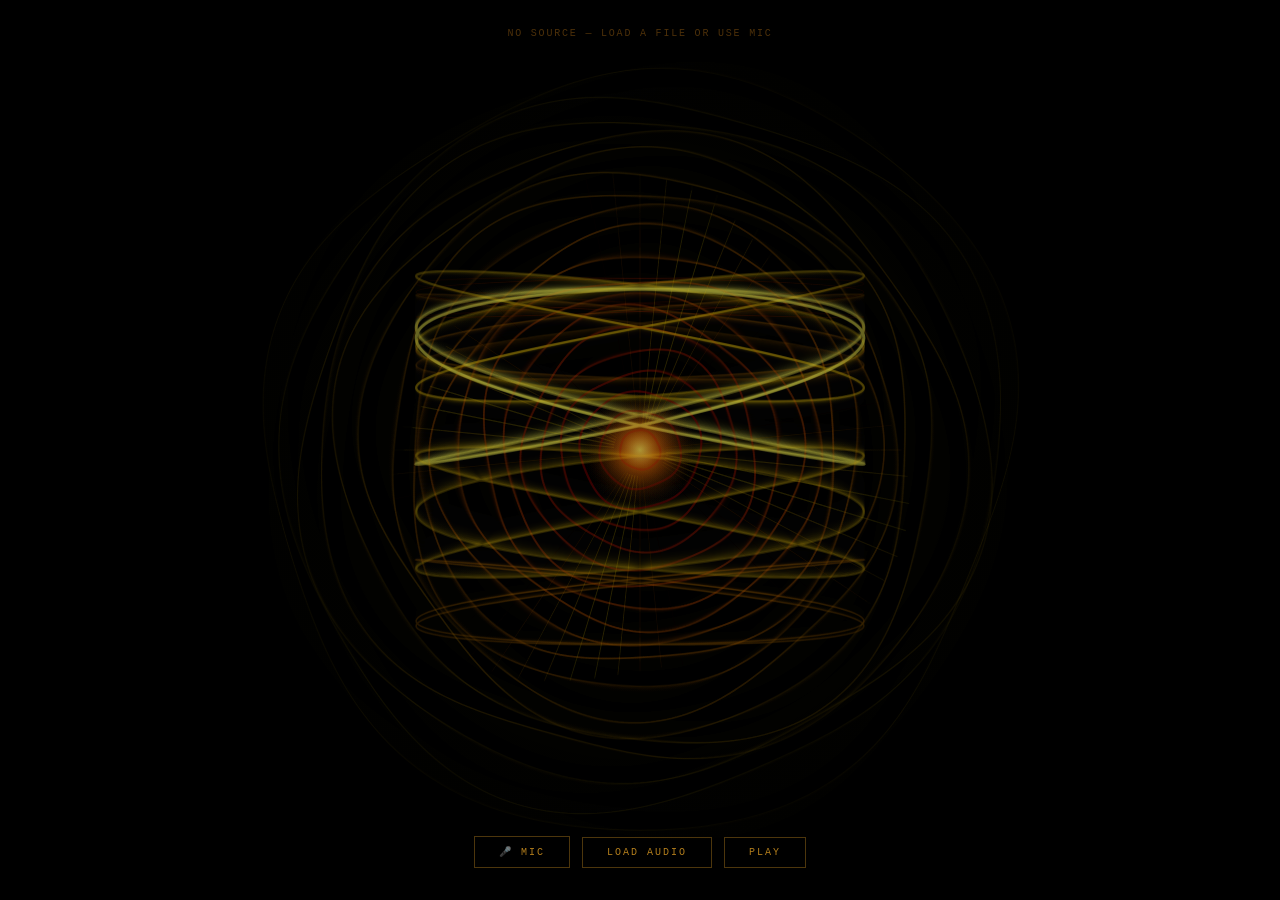
<file: Visuals/Cymatics atom/index.html>
<!DOCTYPE html>
<html lang="en">
<head>
<meta charset="UTF-8"/>
<title>Cymatics</title>
<style>
  * { margin:0; padding:0; box-sizing:border-box; }
  body {
    background:#000;
    display:flex;
    align-items:center;
    justify-content:center;
    height:100vh;
    overflow:hidden;
    font-family:'Courier New',monospace;
  }
  canvas { display:block; }

  #ui {
    position:fixed;
    bottom:32px;
    display:flex;
    gap:12px;
    align-items:center;
  }
  button, label {
    background:transparent;
    border:1px solid rgba(255,180,40,0.3);
    color:rgba(255,180,40,0.7);
    padding:9px 24px;
    font-family:'Courier New',monospace;
    font-size:10px;
    letter-spacing:0.2em;
    text-transform:uppercase;
    cursor:pointer;
    transition:all 0.3s;
  }
  button:hover, label:hover {
    border-color:rgba(255,180,40,0.9);
    color:#ffb428;
  }
  input[type="file"]{ display:none; }

  #info {
    position:fixed;
    top:28px;
    font-size:10px;
    letter-spacing:0.18em;
    color:rgba(255,160,30,0.3);
    text-transform:uppercase;
  }
</style>
</head>
<body>
<div id="info">no source — load a file or use mic</div>
<canvas id="c"></canvas>
<div id="ui">
  <button id="micBtn">🎤 mic</button>
  <label for="file">load audio</label>
  <input type="file" id="file" accept="audio/*"/>
  <button id="play">play</button>
</div>

<script>
const canvas  = document.getElementById('c');
const gl2     = canvas.getContext('2d');
const info    = document.getElementById('info');
const playBtn = document.getElementById('play');
const micBtn  = document.getElementById('micBtn');
const fileIn  = document.getElementById('file');

let W, H;
function resize(){
  W = canvas.width  = window.innerWidth;
  H = canvas.height = window.innerHeight;
}
resize();
window.addEventListener('resize', resize);

// ── Audio core ───────────────────────────────────────────────────────────────
let actx, analyser, srcNode, audioBuf;
let playing = false, startTime = 0, startOffset = 0;
let micStream = null, micNode = null, micActive = false;
const FFT = 4096;

function boot(){
  if(!actx) actx = new (window.AudioContext || window.webkitAudioContext)();
  if(!analyser){
    analyser = actx.createAnalyser();
    analyser.fftSize = FFT;
    analyser.smoothingTimeConstant = 0.88;
    analyser.connect(actx.destination);
  }
}

// ── Mic ──────────────────────────────────────────────────────────────────────
micBtn.addEventListener('click', async () => {
  boot();
  if(micActive){
    // stop mic
    micNode && micNode.disconnect();
    micStream && micStream.getTracks().forEach(t => t.stop());
    micNode = null; micStream = null; micActive = false;
    micBtn.textContent = '🎤 mic';
    micBtn.style.borderColor = 'rgba(255,180,40,0.3)';
    micBtn.style.color = 'rgba(255,180,40,0.7)';
    info.textContent = 'mic off';
  } else {
    // stop file playback if running
    if(playing){ srcNode && srcNode.stop(); playing = false; playBtn.textContent = 'play'; }
    try {
      micStream = await navigator.mediaDevices.getUserMedia({ audio: true, video: false });
      micNode   = actx.createMediaStreamSource(micStream);
      micNode.connect(analyser);
      micActive = true;
      micBtn.textContent = '🎤 mic on';
      micBtn.style.borderColor = 'rgba(255,80,80,0.8)';
      micBtn.style.color = '#ff5050';
      info.textContent = 'listening via microphone';
    } catch(err){
      info.textContent = 'mic access denied — check browser permissions';
    }
  }
});

// ── File loader ──────────────────────────────────────────────────────────────
fileIn.addEventListener('change', async e => {
  const f = e.target.files[0]; if(!f) return;
  // stop mic if active
  if(micActive){
    micNode && micNode.disconnect();
    micStream && micStream.getTracks().forEach(t => t.stop());
    micNode = null; micStream = null; micActive = false;
    micBtn.textContent = '🎤 mic';
    micBtn.style.borderColor = 'rgba(255,180,40,0.3)';
    micBtn.style.color = 'rgba(255,180,40,0.7)';
  }
  info.textContent = f.name;
  boot();
  audioBuf = await actx.decodeAudioData(await f.arrayBuffer());
  startOffset = 0; playing = false; playBtn.textContent = 'play';
});

// ── File playback ─────────────────────────────────────────────────────────────
playBtn.addEventListener('click', () => {
  if(!audioBuf) return;
  boot();
  if(playing){
    startOffset += actx.currentTime - startTime;
    srcNode.stop(); playing = false; playBtn.textContent = 'play';
  } else {
    if(actx.state === 'suspended') actx.resume();
    srcNode = actx.createBufferSource();
    srcNode.buffer = audioBuf;
    srcNode.connect(analyser);
    srcNode.start(0, startOffset % audioBuf.duration);
    startTime = actx.currentTime;
    playing = true; playBtn.textContent = 'pause';
    srcNode.onended = () => { if(playing){ playing=false; startOffset=0; playBtn.textContent='play'; }};
  }
});

// ── Audio features ───────────────────────────────────────────────────────────
let fArr, tArr;
function getFeatures(){
  if(!analyser) return { bass:0, mid:0, high:0, rms:0, spectral:0 };
  fArr = fArr || new Uint8Array(analyser.frequencyBinCount);
  tArr = tArr || new Uint8Array(analyser.fftSize);
  analyser.getByteFrequencyData(fArr);
  analyser.getByteTimeDomainData(tArr);

  const N = fArr.length;
  let bass=0, mid=0, high=0, rms=0, sc=0, sw=0;
  const bE = Math.floor(N*0.04);
  const mE = Math.floor(N*0.2);

  for(let i=0;i<bE;i++)   bass += fArr[i];
  for(let i=bE;i<mE;i++)  mid  += fArr[i];
  for(let i=mE;i<N;i++)   high += fArr[i];
  for(let i=0;i<tArr.length;i++){ const v=(tArr[i]/128)-1; rms+=v*v; }
  for(let i=0;i<N;i++){   sc += i*fArr[i]; sw += fArr[i]; }

  return {
    bass:  (bass/bE)/255,
    mid:   (mid/(mE-bE))/255,
    high:  (high/(N-mE))/255,
    rms:   Math.sqrt(rms/tArr.length),
    spectral: sw>0 ? (sc/sw)/N : 0,
  };
}

// ── Colour helpers ───────────────────────────────────────────────────────────
// Warm amber palette: black → deep red → orange → gold → white-gold
function cymaticColor(t, alpha){
  // t: 0..1, controls warmth
  const r = Math.min(255, Math.floor(40  + t*215));
  const g = Math.min(255, Math.floor(t > 0.4 ? (t-0.4)*2.5*180 : 0));
  const b = Math.min(255, Math.floor(t > 0.75? (t-0.75)*4*120  : 0));
  return `rgba(${r},${g},${b},${alpha})`;
}

// ── Drawing helpers ───────────────────────────────────────────────────────────
function drawCurve(pts, width, color){
  if(pts.length < 2) return;
  gl2.beginPath();
  gl2.moveTo(pts[0][0], pts[0][1]);
  for(let i=1;i<pts.length;i++) gl2.lineTo(pts[i][0], pts[i][1]);
  gl2.strokeStyle = color;
  gl2.lineWidth   = width;
  gl2.stroke();
}

// ── Main state ───────────────────────────────────────────────────────────────
let T = 0;          // master time
let idleT = 0;

// ── Render ───────────────────────────────────────────────────────────────────
function frame(){
  requestAnimationFrame(frame);
  const f = getFeatures();

  if(!playing) idleT += 0.005;
  const bass  = playing ? f.bass  : 0.18 + 0.10*Math.sin(idleT*0.9);
  const mid   = playing ? f.mid   : 0.12 + 0.08*Math.sin(idleT*1.4);
  const high  = playing ? f.high  : 0.05 + 0.03*Math.sin(idleT*2.1);
  const rms   = playing ? f.rms   : 0.08 + 0.04*Math.sin(idleT*0.7);
  const spec  = playing ? f.spectral : 0.3 + 0.1*Math.sin(idleT*0.5);

  // speed: quiet = slow drift, loud = fast morph
  T += 0.004 + rms*0.06 + bass*0.03;

  const cx = W*0.5, cy = H*0.5;
  const R  = Math.min(W,H)*0.42;   // outer radius

  // ── Trail fade ────────────────────────────────────────────────────────────
  gl2.fillStyle = `rgba(0,0,0,${0.18 + rms*0.25})`;
  gl2.fillRect(0,0,W,H);

  // ─── 1. CONCENTRIC INTERFERENCE RINGS ────────────────────────────────────
  // These pulse outward like ripples, modulated by bass
  const ringCount = 18 + Math.floor(bass*14);
  for(let ri=0; ri<ringCount; ri++){
    const frac  = ri/ringCount;
    const rad   = frac * R * (1 + bass*0.25);
    // phase per ring creates travelling wave illusion
    const phase = frac*Math.PI*8 - T*3.5;
    // amplitude of distortion: outer rings squish more with high freq
    const amp   = (0.04 + spec*0.08 + high*0.06) * rad;
    // brightness falls off toward outer edge
    const brt   = Math.pow(1-frac, 0.5);
    const alpha = (0.04 + brt*0.18 + rms*0.12) * (0.5 + bass*0.5);
    const warm  = 0.3 + frac*0.5 + bass*0.2;
    const col   = cymaticColor(Math.min(1,warm), alpha);

    const SEGS = 320;
    const pts = [];
    for(let s=0; s<=SEGS; s++){
      const a = (s/SEGS)*Math.PI*2;
      // distortion: interference between 2 frequencies
      const dist = amp * (
        Math.sin(3*a + phase) +
        Math.sin(5*a - phase*1.3 + mid*4) +
        Math.sin(2*a + phase*0.7 + bass*3)
      ) * 0.33;
      const r2 = rad + dist;
      pts.push([cx + Math.cos(a)*r2, cy + Math.sin(a)*r2]);
    }
    gl2.lineWidth = 0.5 + brt*1.5 + rms*2;
    drawCurve(pts, gl2.lineWidth, col);
  }

  // ─── 2. STANDING WAVE RIBBONS (the horizontal eye shape) ─────────────────
  // Multiple Lissajous-like ribbons crossing the centre
  const ribbonCount = 6 + Math.floor(mid*6);
  for(let ri=0; ri<ribbonCount; ri++){
    const frac   = ri/ribbonCount;
    const yOff   = (frac-0.5)*R*0.9;  // vertical spread
    const freqX  = 2 + Math.floor(spec*5) + Math.floor(bass*2);
    const freqY  = 1 + Math.floor(mid*3);
    const phase1 = T*(0.8 + frac*0.4) + ri*0.7;
    const phase2 = T*(1.1 - frac*0.3) + ri*1.1;

    // amplitude of ribbon (thicker near centre)
    const centFrac = 1 - Math.abs(frac-0.5)*2;
    const ampY   = (20 + centFrac*120 + bass*80) * (1 + rms*1.5);
    const ampX   = R * (0.5 + spec*0.3);

    const warm  = 0.5 + centFrac*0.4 + bass*0.1;
    const alpha = (0.08 + centFrac*0.35 + rms*0.2) * (0.4 + bass*0.6);
    const col   = cymaticColor(Math.min(1,warm), alpha);

    const SEGS = 400;
    const pts  = [];
    for(let s=0; s<=SEGS; s++){
      const u  = (s/SEGS)*Math.PI*2;
      const x  = cx + Math.sin(freqX*u + phase1)*ampX;
      const y  = cy + yOff + Math.sin(freqY*u + phase2)*ampY * Math.sin(u); // envelope
      pts.push([x, y]);
    }
    gl2.lineWidth = 0.6 + centFrac*2 + rms*3;
    drawCurve(pts, gl2.lineWidth, col);
  }

  // ─── 3. RADIAL SPOKES (the fine vertical lines in reference) ─────────────
  const spokeCount = 60 + Math.floor(high*80);
  for(let si=0; si<spokeCount; si++){
    const angle  = (si/spokeCount)*Math.PI*2;
    const phase  = T*1.5 + angle*4;
    const inner  = R*(0.05 + bass*0.1);
    const outer  = R*(0.55 + spec*0.35 + Math.sin(angle*3 + T)*0.08);
    const bright = 0.5 + 0.5*Math.sin(phase);
    const alpha  = bright*(0.03 + high*0.08 + rms*0.06);
    const warm   = 0.4 + bright*0.4 + bass*0.2;

    gl2.beginPath();
    gl2.moveTo(cx + Math.cos(angle)*inner, cy + Math.sin(angle)*inner);
    gl2.lineTo(cx + Math.cos(angle)*outer, cy + Math.sin(angle)*outer);
    gl2.strokeStyle = cymaticColor(Math.min(1,warm), alpha);
    gl2.lineWidth   = 0.4 + bright*0.8;
    gl2.stroke();
  }

  // ─── 4. BRIGHT CORE (the luminous centre) ────────────────────────────────
  const coreR  = (30 + bass*120 + rms*80);
  const coreG  = gl2.createRadialGradient(cx,cy,0, cx,cy,coreR);
  coreG.addColorStop(0,   `rgba(255,220,80,${0.25 + rms*0.5})`);
  coreG.addColorStop(0.3, `rgba(255,120,10,${0.12 + bass*0.2})`);
  coreG.addColorStop(1,   'rgba(0,0,0,0)');
  gl2.fillStyle = coreG;
  gl2.fillRect(0,0,W,H);

  // ─── 5. OUTER VIGNETTE ───────────────────────────────────────────────────
  const vig = gl2.createRadialGradient(cx,cy,R*0.5, cx,cy,R*1.4);
  vig.addColorStop(0, 'rgba(0,0,0,0)');
  vig.addColorStop(1, 'rgba(0,0,0,0.7)');
  gl2.fillStyle = vig;
  gl2.fillRect(0,0,W,H);
}

frame();
</script>
</body>
</html>
</file>
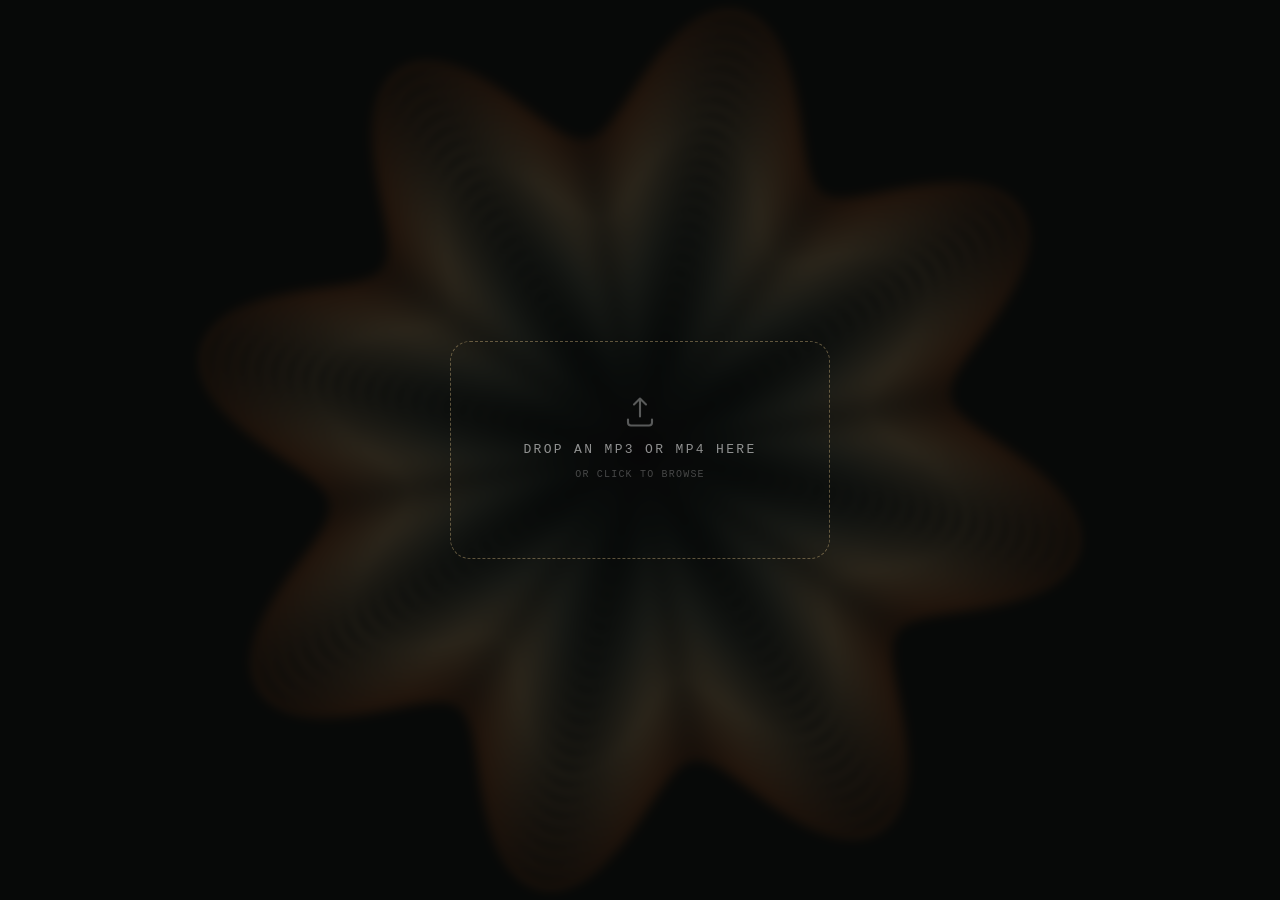
<file: Visuals/Flowa Powa/index.html>
<!DOCTYPE html>
<html lang="en">
<head>
  <meta charset="UTF-8">
  <meta name="viewport" content="width=device-width, initial-scale=1.0">
  <title>Psychedelic Audio Visualizer</title>
  <link rel="stylesheet" href="style.css">
</head>
<body>

  <canvas id="c"></canvas>

  <video id="video" playsinline muted style="display:none"></video>
  <audio id="audio" muted style="display:none"></audio>

  <!-- Drop zone overlay -->
  <div id="dropzone">
    <div id="dropInner">
      <svg width="36" height="36" viewBox="0 0 24 24" fill="none" stroke="currentColor" stroke-width="1.4" stroke-linecap="round" stroke-linejoin="round">
        <path d="M12 15V3m0 0L8 7m4-4l4 4"/>
        <path d="M4 17v2a2 2 0 002 2h12a2 2 0 002-2v-2"/>
      </svg>
      <p id="dropLabel">Drop an MP3 or MP4 here</p>
      <p id="dropSub">or click to browse</p>
      <span id="status"></span>
    </div>
  </div>

  <!-- Invisible hover trigger in top-left corner -->
  <div id="hoverZone"></div>

  <!-- Glass controls panel — top-left -->
  <div id="controls">
    <div class="ctrl-row">
      <button id="playPauseBtn" title="Play / Pause">
        <svg id="iconPause" width="14" height="14" viewBox="0 0 24 24" fill="currentColor">
          <rect x="5" y="4" width="4" height="16" rx="1"/>
          <rect x="15" y="4" width="4" height="16" rx="1"/>
        </svg>
        <svg id="iconPlay" width="14" height="14" viewBox="0 0 24 24" fill="currentColor" style="display:none">
          <path d="M6 4l14 8-14 8V4z"/>
        </svg>
      </button>
      <span id="trackName">—</span>
    </div>
    <button id="reloadBtn">↩ load new file</button>
  </div>

  <script src="main.js"></script>
</body>
</html>
</file>
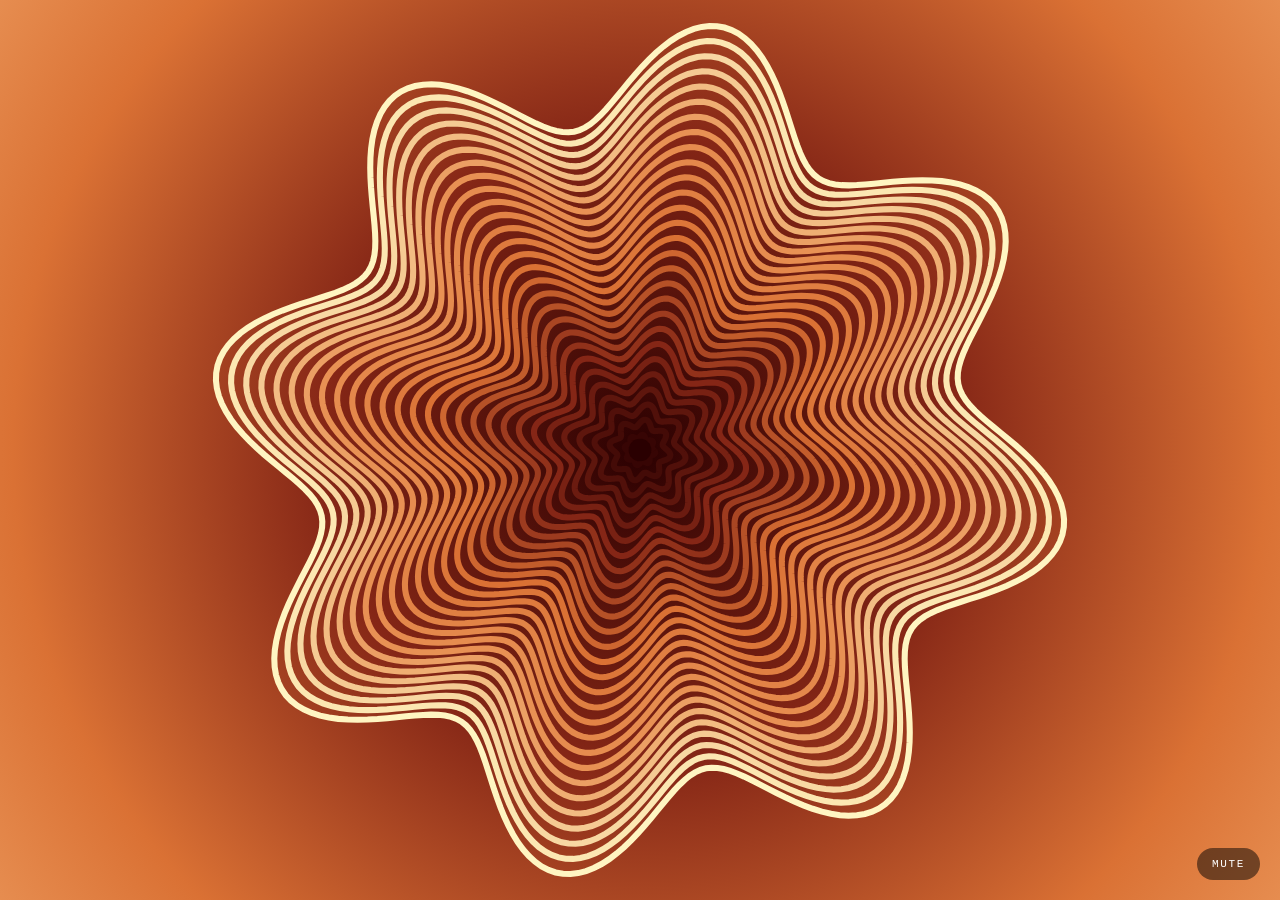
<file: Visuals/Flowa red orange/index.html>
<!DOCTYPE html>
<html lang="en">

<head>
  <meta charset="UTF-8">
  <meta name="viewport" content="width=device-width, initial-scale=1.0">
  <title>Psychedelic Audio Visualizer</title>
  <link rel="stylesheet" href="style.css">
</head>

<body>
  <canvas id="c"></canvas>
  <audio id="audio" src="./mangrove.mp3" autoplay loop></audio>
  <button id="muteButton">Mute</button>
  <script src="main.js"></script>
</body>

</html>
</file>
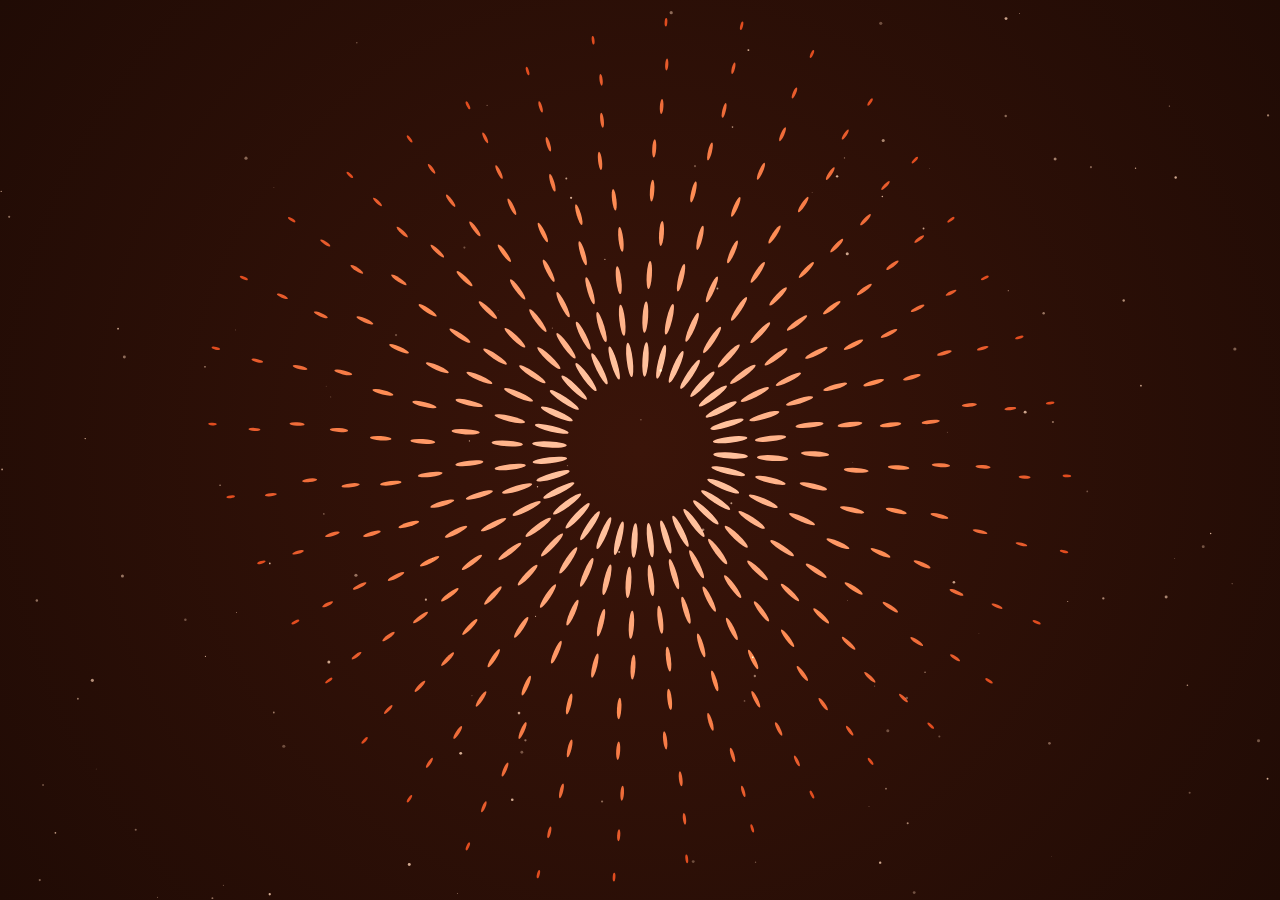
<file: Visuals/Sunshine/index.html>
<!DOCTYPE html>
<html lang="en">
<head>
<meta charset="UTF-8">
<title>Sunburst - Rust Palette</title>
<style>
* {
  margin: 0;
  padding: 0;
  box-sizing: border-box;
}

html, body {
  width: 100%;
  height: 100%;
  background: #1a0904;
  overflow: hidden;
}

#scene {
  position: absolute;
  top: 0;
  left: 0;
  width: 100%;
  height: 100%;
  display: block;
}

</style>
</head>
<body>

  <canvas id="scene"></canvas>

  <script>
const canvas = document.getElementById('scene');
const ctx = canvas.getContext('2d');

let W, H, cx, cy;
let stars = [];

// ---- palette ----
const AZSHARA_VEIN = [181, 61, 24];   // #B53D18
const BROWN_SUGAR   = [205, 123, 76]; // #CD7B4C
const MELLOW_BUFF   = [215, 174, 148];// #D7AE94
// derived deep backdrop, same hue family as Azshara Vein, darkened for a night-sky base
const DEEP_BG_HEX = 'rgb(26,9,4)';
const MID_BG_HEX  = 'rgb(58,20,9)';

function lerp(a, b, t) { return a + (b - a) * t; }
function lerpColor(c1, c2, t) {
  return [lerp(c1[0], c2[0], t), lerp(c1[1], c2[1], t), lerp(c1[2], c2[2], t)];
}
function rgb(c) { return `rgb(${c[0] | 0},${c[1] | 0},${c[2] | 0})`; }

// three-stop gradient helper: Mellow Buff -> Brown Sugar -> Azshara Vein
function rayColor(f) {
  return f < 0.5
    ? lerpColor(MELLOW_BUFF, BROWN_SUGAR, f * 2)
    : lerpColor(BROWN_SUGAR, AZSHARA_VEIN, (f - 0.5) * 2);
}

function resize() {
  W = canvas.width = window.innerWidth;
  H = canvas.height = window.innerHeight;
  cx = W / 2;
  cy = H / 2;

  stars = [];
  const count = Math.floor((W * H) / 9000);
  for (let i = 0; i < count; i++) {
    stars.push({
      x: Math.random() * W,
      y: Math.random() * H,
      r: Math.random() * 1.3 + 0.3,
      phase: Math.random() * Math.PI * 2,
      speed: 0.5 + Math.random() * 1.2
    });
  }
}
window.addEventListener('resize', resize);
resize();

// ---------------------------------------------------------------
// Sky + starfield
// ---------------------------------------------------------------
function drawSky(t) {
  const g = ctx.createRadialGradient(cx, cy, 0, cx, cy, Math.max(W, H) * 0.75);
  g.addColorStop(0, MID_BG_HEX);
  g.addColorStop(1, DEEP_BG_HEX);
  ctx.fillStyle = g;
  ctx.fillRect(0, 0, W, H);

  for (const s of stars) {
    const twinkle = 0.4 + 0.6 * (0.5 + 0.5 * Math.sin(t * s.speed + s.phase));
    ctx.globalAlpha = twinkle;
    ctx.fillStyle = 'rgb(215,174,148)';
    ctx.beginPath();
    ctx.arc(s.x, s.y, s.r, 0, Math.PI * 2);
    ctx.fill();
  }
  ctx.globalAlpha = 1;
}

// ---------------------------------------------------------------
// Sunburst: narrow beaded rays, wobbling via sine
// ---------------------------------------------------------------
const RAY_COUNT = 36;
const BEADS_PER_RAY = 9;

function baseRadius() {
  return Math.min(W, H) * 0.24;
}

function drawSunburst(t) {
  const r0 = baseRadius();
  const hubR = r0 * 0.42;      // empty hole at the centre
  const rotation = t * 0.05;   // slow overall rotation

  ctx.save();
  ctx.translate(cx, cy);
  ctx.globalCompositeOperation = 'lighter';

  for (let i = 0; i < RAY_COUNT; i++) {
    const angle = (i / RAY_COUNT) * Math.PI * 2 + rotation;

    // per-ray length pulse
    const lengthWave = Math.sin(t * 0.6 + i * 0.7) * 0.12;
    const rayLen = r0 * (1.9 + lengthWave);

    const dirX = Math.cos(angle);
    const dirY = Math.sin(angle);
    const perpX = -dirY;
    const perpY = dirX;

    for (let b = 0; b < BEADS_PER_RAY; b++) {
      const f = b / (BEADS_PER_RAY - 1); // 0 at hub, 1 at tip
      const dist = hubR + f * (rayLen - hubR);

      // intricate sine wobble: amplitude tapers to 0 at both ends
      const taper = Math.sin(f * Math.PI);
      const wobble =
        Math.sin(f * 14 + t * 1.4 + i * 0.5) * taper * (r0 * 0.035) +
        Math.sin(f * 27 - t * 2.1 + i * 0.9) * taper * (r0 * 0.015);

      const px = dirX * dist + perpX * wobble;
      const py = dirY * dist + perpY * wobble;

      // bead size: fatter near hub, tapering to a point at the tip
      const beadLen = (r0 * 0.16) * (1 - f * 0.75);
      const beadW = (r0 * 0.028) * (1 - f * 0.55);

      const color = rgb(rayColor(f));

      ctx.save();
      ctx.translate(px, py);
      ctx.rotate(angle);
      ctx.fillStyle = color;
      ctx.beginPath();
      ctx.ellipse(0, 0, beadLen / 2, beadW / 2, 0, 0, Math.PI * 2);
      ctx.fill();
      ctx.restore();
    }
  }

  ctx.restore();
}

// ---------------------------------------------------------------
// Main loop
// ---------------------------------------------------------------
function animate(timeMs) {
  const t = timeMs * 0.001;
  drawSky(t);
  drawSunburst(t);
  requestAnimationFrame(animate);
}

requestAnimationFrame(animate);

  </script>
</body>
</html>
</file>
<file: Visuals/Flowa Powa/style.css>
* {
  margin: 0;
  padding: 0;
  box-sizing: border-box;
}

body {
  background: #050404;
  display: flex;
  align-items: center;
  justify-content: center;
  height: 100vh;
  overflow: hidden;
  font-family: 'Courier New', monospace;
}

canvas {
  display: block;
  cursor: none;
}

/* ── Drop zone ───────────────────────────────────────────── */
#dropzone {
  position: fixed;
  inset: 0;
  display: flex;
  align-items: center;
  justify-content: center;
  z-index: 20;
  background: rgba(5, 4, 4, 0.82);
  backdrop-filter: blur(6px);
  cursor: pointer;
  transition: opacity 0.6s ease, visibility 0.6s ease;
}

#dropzone.hidden {
  opacity: 0;
  visibility: hidden;
  pointer-events: none;
}

#dropInner {
  display: flex;
  flex-direction: column;
  align-items: center;
  gap: 12px;
  border: 1px dashed rgba(248, 215, 148, 0.35);
  border-radius: 20px;
  padding: 52px 72px;
  color: rgba(255, 255, 255, 0.55);
  transition: border-color 0.2s, background 0.2s;
  text-align: center;
  pointer-events: none;
}

#dropzone.dragover #dropInner {
  border-color: rgba(248, 215, 148, 0.85);
  background: rgba(248, 215, 148, 0.06);
  color: #F8D794;
}

#dropInner svg {
  opacity: 0.6;
  transition: opacity 0.2s, transform 0.2s;
}

#dropzone.dragover #dropInner svg {
  opacity: 1;
  transform: translateY(-4px);
}

#dropLabel {
  font-size: 13px;
  letter-spacing: 0.18em;
  text-transform: uppercase;
  max-width: 280px;
  overflow: hidden;
  text-overflow: ellipsis;
  white-space: nowrap;
}

#dropSub {
  font-size: 10px;
  letter-spacing: 0.12em;
  text-transform: uppercase;
  color: rgba(255, 255, 255, 0.25);
}

#dropzone.dragover #dropSub { display: none; }

#status {
  font-size: 10px;
  letter-spacing: 0.12em;
  color: rgba(255, 255, 255, 0.35);
  min-height: 14px;
}

/* ── Hover trigger zone (top-left corner) ───────────────── */
#hoverZone {
  position: fixed;
  top: 0;
  left: 0;
  width: 120px;
  height: 120px;
  z-index: 30;
  pointer-events: all;
}

/* ── Playback controls — top-left glass pill ─────────────── */
#controls {
  position: fixed;
  top: 20px;
  left: 20px;
  display: flex;
  flex-direction: column;
  gap: 8px;
  z-index: 31;

  /* glass */
  background: rgba(255, 255, 255, 0.06);
  border: 1px solid rgba(255, 255, 255, 0.12);
  border-radius: 16px;
  padding: 12px 14px;
  backdrop-filter: blur(20px) saturate(180%);
  -webkit-backdrop-filter: blur(20px) saturate(180%);
  box-shadow: 0 4px 24px rgba(0,0,0,0.4), inset 0 1px 0 rgba(255,255,255,0.08);

  /* hidden by default */
  opacity: 0;
  visibility: hidden;
  pointer-events: none;
  transform: translateY(-6px);
  transition: opacity 0.3s ease, visibility 0.3s ease, transform 0.3s ease;
}

/* shown when a file is loaded AND (paused OR hovered) */
#controls.visible {
  opacity: 1;
  visibility: visible;
  pointer-events: all;
  transform: translateY(0);
}

/* row: play/pause + track name */
.ctrl-row {
  display: flex;
  align-items: center;
  gap: 10px;
}

#playPauseBtn {
  flex-shrink: 0;
  width: 34px;
  height: 34px;
  border-radius: 50%;
  border: 1px solid rgba(255,255,255,0.2);
  background: rgba(255,255,255,0.08);
  color: #fff;
  cursor: pointer;
  display: flex;
  align-items: center;
  justify-content: center;
  transition: background 0.2s, border-color 0.2s;
  padding: 0;
}

#playPauseBtn:hover {
  background: rgba(248, 215, 148, 0.18);
  border-color: rgba(248, 215, 148, 0.5);
}

#trackName {
  font-size: 10px;
  letter-spacing: 0.12em;
  text-transform: uppercase;
  color: rgba(255,255,255,0.5);
  max-width: 160px;
  overflow: hidden;
  text-overflow: ellipsis;
  white-space: nowrap;
}

#reloadBtn {
  font-family: 'Courier New', monospace;
  font-size: 9px;
  letter-spacing: 0.14em;
  text-transform: uppercase;
  color: rgba(255,255,255,0.35);
  background: none;
  border: none;
  cursor: pointer;
  padding: 2px 0 0 2px;
  transition: color 0.2s;
  text-align: left;
}

#reloadBtn:hover {
  color: rgba(248, 215, 148, 0.8);
}
</file>
<file: Visuals/Flowa red orange/style.css>
* {
  margin: 0;
  padding: 0;
  box-sizing: border-box;
}

body {
  background: #050404;
  display: flex;
  flex-direction: column;
  align-items: center;
  justify-content: center;
  height: 100vh;
  overflow: hidden;
  font-family: 'Courier New', monospace;
}

canvas {
  display: block;
  cursor: none;
}

#ui {
  position: fixed;
  bottom: 30px;
  left: 50%;
  transform: translateX(-50%);
  display: flex;
  gap: 16px;
  align-items: center;
  z-index: 10;
  background: rgba(0,0,0,0.6);
  border: 1px solid rgba(255,255,255,0.15);
  padding: 12px 24px;
  border-radius: 100px;
  backdrop-filter: blur(10px);
}

label, button {
  color: #fff;
  font-family: 'Courier New', monospace;
  font-size: 11px;
  letter-spacing: 0.15em;
  text-transform: uppercase;
  cursor: pointer;
  padding: 8px 18px;
  border: 1px solid rgba(255,255,255,0.3);
  border-radius: 100px;
  background: rgba(255,255,255,0.05);
  transition: all 0.2s;
  white-space: nowrap;
}

label:hover, button:hover {
  background: rgba(255,255,255,0.15);
  border-color: rgba(255,255,255,0.6);
}

#trackName {
  color: rgba(255,255,255,0.5);
  font-size: 10px;
  letter-spacing: 0.1em;
  max-width: 200px;
  overflow: hidden;
  text-overflow: ellipsis;
  white-space: nowrap;
}

#playBtn {
  position: fixed;
  top: 10px;
  left: 10px;
  z-index: 20;
  min-width: 80px;
}

#muteButton {
    position: fixed;
    bottom: 20px;
    right: 20px;
    z-index: 100;
    padding: 10px 15px;
    border: none;
    border-radius: 20px;
    background: rgba(0, 0, 0, 0.5);
    color: white;
    cursor: pointer;
}

.hint {
  position: fixed;
  top: 30px;
  left: 50%;
  transform: translateX(-50%);
  color: rgba(255,255,255,0.3);
  font-size: 10px;
  letter-spacing: 0.2em;
  text-transform: uppercase;
  text-align: center;
  pointer-events: none;
}
</file>
